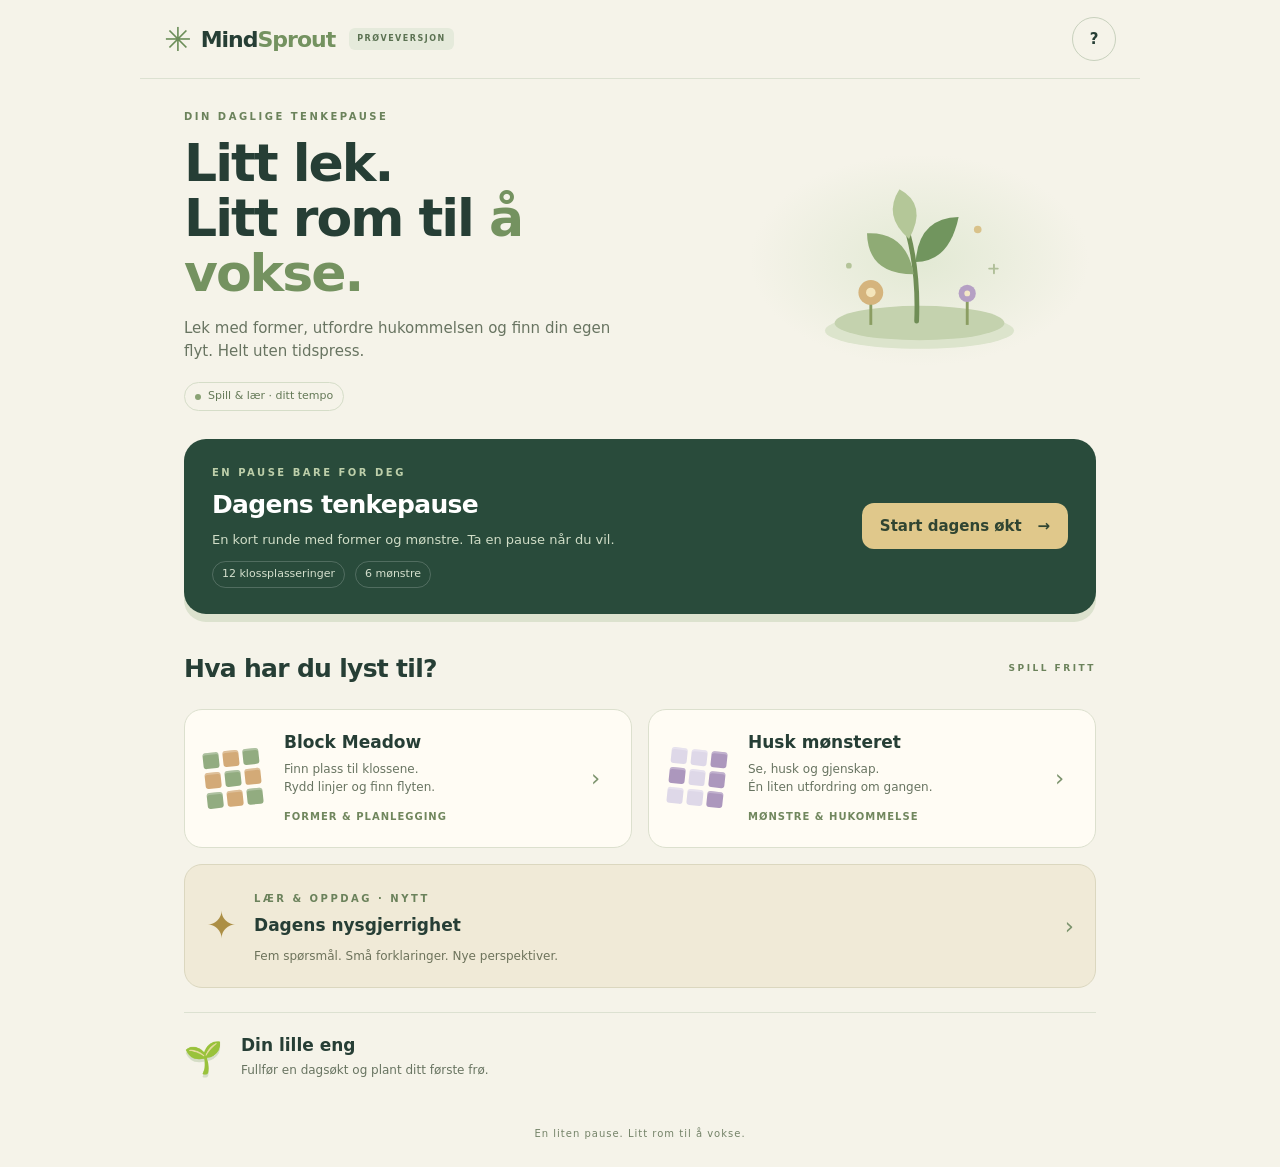
<file: index.html>
<!doctype html>
<html lang="no"><head><meta charset="utf-8"><meta name="viewport" content="width=device-width,initial-scale=1"><meta name="theme-color" content="#f5f3e9"><meta name="description" content="En liten daglig tenkepause. Lek med former og hukommelse i MindSprout."><title>MindSprout · Din daglige tenkepause</title><link rel="stylesheet" href="style.css?v=3"><link rel="icon" href="data:image/svg+xml,%3Csvg xmlns='http://www.w3.org/2000/svg' viewBox='0 0 64 64'%3E%3Crect width='64' height='64' rx='16' fill='%23426c50'/%3E%3Ctext x='32' y='46' text-anchor='middle' font-size='44'%3E🌱%3C/text%3E%3C/svg%3E"></head><body><header><button class="brand" id="brand" aria-label="MindSprout, gå til forsiden"><span class="logo" aria-hidden="true">✳</span>Mind<span>Sprout</span><span class="beta">PRØVEVERSJON</span></button><button class="icon" id="help" aria-label="Hjelp og innstillinger">?</button></header><div id="storage-warning" role="status" hidden></div><main id="app"></main><footer>En liten pause. Litt rom til å vokse.</footer><dialog id="modal"><div id="modal-content"></div></dialog><div id="announcer" class="sr-only" aria-live="polite"></div><script type="module" src="app.mjs?v=3"></script></body></html>
</file>
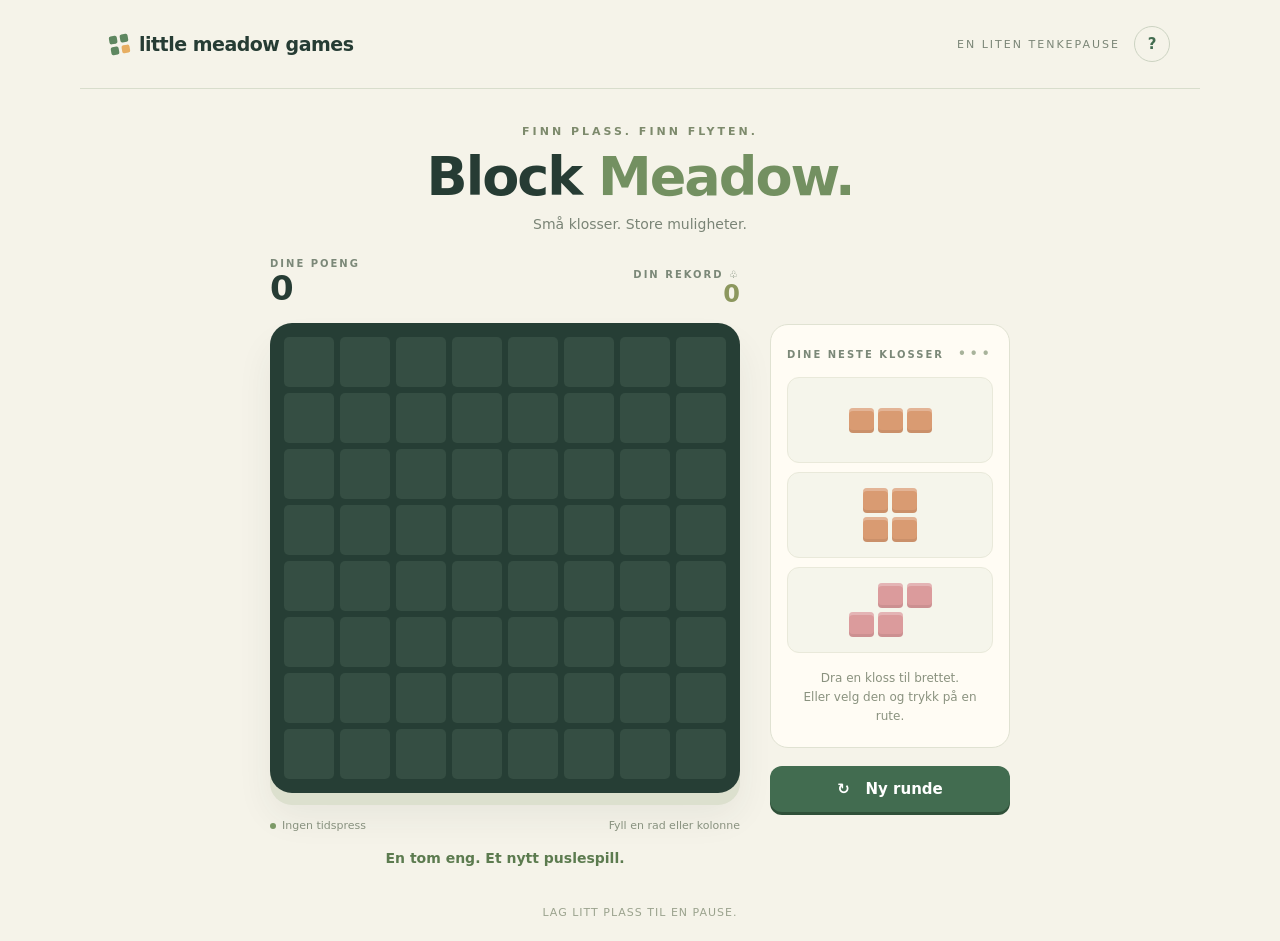
<file: block-meadow/index.html>
<!doctype html>
<html lang="no">
<head>
<meta charset="utf-8"><meta name="viewport" content="width=device-width,initial-scale=1,maximum-scale=1">
<meta name="theme-color" content="#f5f3e9"><title>Block Meadow · En liten tenkepause</title>
<style>

:root{--paper:#f5f3e9;--ink:#263c34;--green:#426c50;--muted:#7b8677;--board:#263e35;--cell:#354e43;--gap:6px;--tile:38px}*{box-sizing:border-box}body{margin:0;background:var(--paper);color:var(--ink);font:15px 'DM Sans',system-ui,sans-serif;background-image:radial-gradient(#bac1ad44 .7px,transparent .7px);background-size:10px 10px;min-height:100svh}button{font:inherit;cursor:pointer}button:focus-visible{outline:3px solid #d49042;outline-offset:4px}header{max-width:1120px;padding:26px 30px;margin:auto;display:flex;justify-content:space-between;align-items:center;border-bottom:1px solid #d8ddcc}.brand{font:700 19px Outfit,system-ui;letter-spacing:-.5px;display:flex;align-items:center;gap:10px}.brand-icon{display:grid;grid-template-columns:repeat(2,8px);gap:3px;transform:rotate(-10deg)}.brand-icon i{width:8px;height:8px;background:#5e8760;border-radius:2px}.brand-icon i:last-child{background:#e7ae62}.header-right{display:flex;gap:14px;align-items:center}.tiny{font-size:11px;text-transform:uppercase;letter-spacing:2px;color:var(--muted)}.icon-btn{border:1px solid #ccd3c2;width:36px;height:36px;border-radius:50%;background:transparent;color:var(--green);font-weight:700}.wrap{max-width:1000px;margin:36px auto 0;padding:0 28px}.intro{text-align:center;margin-bottom:26px}.eyebrow{color:#7d8a6c;font-size:11px;letter-spacing:3px;font-weight:700;text-transform:uppercase}.intro h1{font:700 clamp(36px,6vw,54px)/1 Outfit,system-ui;letter-spacing:-2px;margin:12px 0}.intro h1 span{color:#739061}.intro p{color:#7a8476;font-size:14px;margin:12px 0 0}.game-layout{display:grid;grid-template-columns:minmax(0,470px) 240px;justify-content:center;gap:30px;align-items:start}.stats{display:flex;justify-content:space-between;margin-bottom:15px;align-items:end}.label{font-size:10px;letter-spacing:2px;text-transform:uppercase;color:#7b8878;font-weight:700}.score{font:600 34px Outfit,system-ui;line-height:1.15}.best{font:600 24px Outfit,system-ui;color:#8c975e;text-align:right}.board-shell{padding:14px;border-radius:22px;background:var(--board);box-shadow:0 12px 0 #dce0ce,0 23px 36px #273e3512;position:relative}.board{display:grid;grid-template-columns:repeat(8,1fr);gap:var(--gap);touch-action:none;aspect-ratio:1}.cell{border:0;padding:0;aspect-ratio:1;background:var(--cell);border-radius:5px;transition:background .12s,box-shadow .12s;min-width:0}.cell.filled{background:var(--color);box-shadow:inset 0 3px 0 #ffffff35,inset 0 -3px 0 #00000013}.cell.preview{background:var(--color);opacity:.65;box-shadow:inset 0 0 0 2px #ffffffa0}.cell.invalid{background:#a762584d}.cell.clear{animation:pop .35s}@keyframes pop{50%{transform:scale(.65);filter:brightness(1.6)}}.side{padding-top:66px}.tray-panel{background:#fffcf4;border:1px solid #e0e2d2;border-radius:18px;padding:20px 16px}.tray-heading{display:flex;justify-content:space-between;align-items:center;margin-bottom:14px}.dots{color:#a8b39b;letter-spacing:3px}.tray{display:flex;flex-direction:column;gap:9px}.piece-slot{min-height:86px;width:100%;display:flex;justify-content:center;align-items:center;border:1px solid #e9e9da;border-radius:12px;background:#f5f5eb;touch-action:none;transition:background .2s,border-color .2s;padding:12px}.piece-slot:hover{background:#ecefdf}.piece-slot.selected{border:2px solid #6d8c5d;background:#e9efde;padding:11px}.piece-slot.used{background:transparent;border:1px dashed #dedfce;cursor:default}.piece-slot.used:after{content:'✓';font-size:23px;color:#c0c9b3}.piece-grid{display:grid;gap:4px;pointer-events:none}.block{width:25px;height:25px;background:var(--color);border-radius:4px;box-shadow:inset 0 3px 0 #ffffff40,inset 0 -3px 0 #00000012}.block.empty{visibility:hidden}.tip{font-size:12px;color:#8a927f;text-align:center;line-height:1.6;margin:16px 2px 0}.new-game{display:block;width:100%;background:var(--green);color:#fff;border:0;border-radius:12px;padding:14px;margin-top:18px;font-weight:600;box-shadow:0 3px 0 #2f5039}.new-game:hover{background:#34593f}.below{display:flex;justify-content:space-between;align-items:center;margin-top:26px;color:#8b9481;font-size:11px;gap:10px}.tag{display:flex;align-items:center;gap:6px}.tag i{width:6px;height:6px;border-radius:50%;background:#7e9c68}.message{min-height:28px;margin:18px 0 0;text-align:center;color:#5c7b4f;font-weight:600;font-size:14px}.footer{text-align:center;color:#9ba38e;font-size:11px;letter-spacing:1px;margin:28px 0 22px}.ghost{position:fixed;pointer-events:none;z-index:20;opacity:.9;filter:drop-shadow(0 8px 8px #0003)}.ghost .block{width:var(--tile);height:var(--tile);border-radius:5px}.ghost .piece-grid{gap:var(--gap)}dialog{border:1px solid #d9dfcc;border-radius:24px;padding:32px;max-width:390px;width:calc(100% - 32px);background:#fffdf5;color:var(--ink);box-shadow:0 20px 90px #142f3440}dialog::backdrop{background:#1d382e80;backdrop-filter:blur(5px)}dialog h2{font:600 30px Outfit,system-ui;margin:6px 0 14px}dialog p,dialog li{line-height:1.7;color:#718069}dialog ul{padding-left:20px}.dialog-score{font:700 56px Outfit,system-ui;color:#63834e}.secondary{border:1px solid #ccd3c2;background:transparent;border-radius:10px;padding:10px 15px;width:100%;margin-top:12px;color:var(--green)}
@media(max-width:700px){header{padding:16px 20px}.tiny{display:none}.wrap{margin-top:24px;padding:0 18px;max-width:470px}.intro{margin-bottom:20px}.intro h1{font-size:40px}.game-layout{grid-template-columns:1fr;gap:0}.side{padding-top:24px}.tray-panel{padding:12px}.tray{flex-direction:row;gap:8px}.piece-slot{min-height:90px;padding:6px;flex:1;min-width:0}.piece-slot.selected{padding:5px}.block{width:18px;height:18px}.piece-grid{gap:3px}.tray-heading{margin:0 4px 10px}.tip{margin-top:10px}.new-game{margin-top:12px;padding:12px}.below{margin-top:24px}.message{margin:12px 0 0}.footer{margin:18px 0}.board-shell{padding:11px;border-radius:17px} :root{--gap:4px}.cell{border-radius:4px}.score{font-size:29px}.best{font-size:22px}}@media(max-width:700px){header{padding:12px 18px}.brand{font-size:16px}.wrap{margin-top:16px}.intro{margin-bottom:16px}.intro h1{font-size:34px;margin:9px 0}.intro p{font-size:12px;margin-top:8px}.eyebrow{font-size:9px}.side{padding-top:14px}.piece-slot{min-height:76px}.tip{font-size:11px;line-height:1.4;margin-top:8px}.below{margin-top:22px;font-size:10px}.message{font-size:12px;margin-top:8px;min-height:20px}.footer{font-size:9px;margin:14px 0}.tray-panel{padding:10px}.stats{margin-bottom:10px}}@media(prefers-reduced-motion:reduce){*{transition:none!important;animation:none!important}}
</style>
</head><body>
<header><div class="brand"><span class="brand-icon" aria-hidden="true"><i></i><i></i><i></i><i></i></span> little meadow games</div><div class="header-right"><span class="tiny">En liten tenkepause</span><button class="icon-btn" id="help" aria-label="Slik spiller du">?</button></div></header>
<main class="wrap"><section class="intro"><div class="eyebrow">Finn plass. Finn flyten.</div><h1>Block <span>Meadow.</span></h1><p>Små klosser. Store muligheter.</p></section>
<div class="game-layout"><section><div class="stats"><div><div class="label">Dine poeng</div><div class="score" id="score">0</div></div><div><div class="label">Din rekord ♧</div><div class="best" id="best">0</div></div></div><div class="board-shell"><div class="board" id="board" aria-label="Spillebrett, 8 ganger 8 ruter"></div></div><div class="below"><span class="tag"><i></i> Ingen tidspress</span><span>Fyll en rad eller kolonne</span></div><div class="message" id="message" aria-live="polite">En tom eng. Et nytt puslespill.</div></section>
<aside class="side"><div class="tray-panel"><div class="tray-heading"><span class="label">Dine neste klosser</span><span class="dots">•••</span></div><div class="tray" id="tray"></div><p class="tip">Dra en kloss til brettet.<br>Eller velg den og trykk på en rute.</p></div><button class="new-game" id="restart">↻ &nbsp; Ny runde</button></aside></div><div class="footer">LAG LITT PLASS TIL EN PAUSE.</div></main>
<dialog id="help-dialog"><div class="eyebrow">Velkommen til engen</div><h2>Slik spiller du</h2><ul><li>Dra en av de tre klossene til brettet, eller velg klossen og trykk der øverste venstre hjørne skal være.</li><li>Fyll hele rader eller kolonner for å fjerne dem og få poeng.</li><li>Bruk alle tre klossene for å få tre nye. Klossene kan ikke roteres.</li><li>Fjern linjer flere trekk på rad for kombobonus. Spillet slutter når ingen gjenværende klosser får plass.</li></ul><p>På tastaturet: velg en kloss, bruk piltastene på brettet og trykk Enter.</p><button class="new-game" id="close-help">La oss spille</button></dialog>
<dialog id="over-dialog"><div class="eyebrow">En fin liten pause</div><h2>Engen er full!</h2><p>Ingen av de gjenværende klossene får plass.</p><div class="dialog-score" id="final-score">0</div><p id="final-note">Klar for en ny runde?</p><button class="new-game" id="again">Spill igjen</button><button class="secondary" id="view-board">Se brettet</button></dialog>
<dialog id="reset-dialog"><h2>Starte på nytt?</h2><p>Poengene fra denne runden nullstilles. Rekorden din beholdes.</p><button class="new-game" id="confirm-reset">Ja, ny runde</button><button class="secondary" id="cancel-reset">Fortsett å spille</button></dialog>
<script>
(()=>{'use strict';
const N=8,COLORS=['#d99b72','#88ac82','#d4bd6a','#97b8ba','#b19ac2','#db9b9c'];
const SHAPES=[[[0,0]],[[0,0],[1,0]],[[0,0],[0,1]],[[0,0],[1,0],[2,0]],[[0,0],[0,1],[0,2]],[[0,0],[1,0],[2,0],[3,0]],[[0,0],[0,1],[0,2],[0,3]],[[0,0],[1,0],[0,1],[1,1]],[[0,0],[0,1],[1,1]],[[1,0],[0,1],[1,1]],[[0,0],[1,0],[1,1]],[[0,0],[1,0],[0,1]],[[0,0],[0,1],[0,2],[1,2]],[[0,0],[1,0],[2,0],[1,1]],[[0,0],[1,0],[1,1],[2,1]],[[1,0],[2,0],[0,1],[1,1]],[[0,0],[1,0],[2,0],[0,1],[1,1],[2,1]],[[0,0],[1,0],[2,0],[0,1],[1,1],[2,1],[0,2],[1,2],[2,2]]];
const $=id=>document.getElementById(id);const boardEl=$('board'),trayEl=$('tray');
let grid=[],pieces=[],score=0,best=0,combo=0,selected=null,busy=false,ended=false,drag=null,keyX=0,keyY=0,roundId=0;
try{best=Number(localStorage.getItem('block-meadow-best'))||0}catch(e){}
function saveBest(){if(score>best){best=score;try{localStorage.setItem('block-meadow-best',String(best))}catch(e){}}$('score').textContent=score;$('best').textContent=best}
function makePiece(index){const shape=SHAPES[index??Math.floor(Math.random()*SHAPES.length)];return{shape,color:COLORS[Math.floor(Math.random()*COLORS.length)]}}
function deal(){pieces=[makePiece(),makePiece(),makePiece()];selected=null;renderTray()}
function fits(piece,x,y){return !!piece&&piece.shape.every(([dx,dy])=>x+dx>=0&&x+dx<N&&y+dy>=0&&y+dy<N&&!grid[y+dy][x+dx])}
function hasMove(){return pieces.some(p=>p&&grid.some((row,y)=>row.some((_,x)=>fits(p,x,y))))}
function pieceHTML(p){const w=Math.max(...p.shape.map(a=>a[0]))+1,h=Math.max(...p.shape.map(a=>a[1]))+1;let s=`<span class="piece-grid" style="grid-template-columns:repeat(${w},auto);--color:${p.color}">`;for(let y=0;y<h;y++)for(let x=0;x<w;x++)s+=`<span class="block ${p.shape.some(a=>a[0]===x&&a[1]===y)?'':'empty'}"></span>`;return s+'</span>'}
function renderBoard(){boardEl.innerHTML='';grid.forEach((row,y)=>row.forEach((color,x)=>{const b=document.createElement('button');b.className='cell'+(color?' filled':'');b.style.setProperty('--color',color||'');b.dataset.x=x;b.dataset.y=y;b.setAttribute('aria-label',`Rad ${y+1}, kolonne ${x+1}, ${color?'opptatt':'ledig'}`);b.tabIndex=x===keyX&&y===keyY?0:-1;b.onclick=()=>{if(selected!==null)place(selected,x,y)};b.onpointerenter=()=>{if(selected!==null&&!drag)preview(pieces[selected],x,y)};b.onfocus=()=>{keyX=x;keyY=y;if(selected!==null)preview(pieces[selected],x,y)};boardEl.appendChild(b)}))}
function renderTray(){trayEl.innerHTML='';pieces.forEach((p,i)=>{const b=document.createElement('button');b.className='piece-slot'+(!p?' used':'')+(selected===i?' selected':'');b.disabled=!p||busy||ended;b.setAttribute('aria-label',p?`Velg kloss ${i+1}, ${p.shape.length} ruter`:'Kloss brukt');b.setAttribute('aria-pressed',String(selected===i));if(p)b.innerHTML=pieceHTML(p);b.onpointerdown=e=>startDrag(e,i);b.onclick=e=>{if(drag?.moved)return;if(!p||busy||ended)return;selected=selected===i?null:i;clearPreview();renderTray()};trayEl.appendChild(b)})}
function clearPreview(){boardEl.querySelectorAll('.preview,.invalid').forEach(c=>{c.classList.remove('preview','invalid');const x=+c.dataset.x,y=+c.dataset.y;c.style.setProperty('--color',grid[y][x]||'')})}
function preview(p,x,y){clearPreview();if(!p||busy||ended)return;const ok=fits(p,x,y);p.shape.forEach(([dx,dy])=>{const a=x+dx,b=y+dy;if(a>=0&&a<N&&b>=0&&b<N){const c=boardEl.children[b*N+a];c.style.setProperty('--color',p.color);c.classList.add(ok?'preview':'invalid')}})}
function locate(px,py){const r=boardEl.getBoundingClientRect(),step=(r.width+parseFloat(getComputedStyle(boardEl).gap))/N;return{x:Math.floor((px-r.left)/step),y:Math.floor((py-r.top)/step)}}
function startDrag(e,i){if(busy||ended||!pieces[i]||e.button!==0)return;drag={i,startX:e.clientX,startY:e.clientY,moved:false,ghost:null,pointer:e.pointerId};window.addEventListener('pointermove',moveDrag,{passive:false});window.addEventListener('pointerup',endDrag);window.addEventListener('pointercancel',cancelDrag)}
function moveDrag(e){if(!drag||e.pointerId!==drag.pointer)return;if(!drag.moved&&Math.hypot(e.clientX-drag.startX,e.clientY-drag.startY)<7)return;e.preventDefault();if(!drag.moved){drag.moved=true;selected=drag.i;renderTray();const ghost=document.createElement('div');ghost.className='ghost';ghost.innerHTML=pieceHTML(pieces[drag.i]);document.body.appendChild(ghost);drag.ghost=ghost}const r=boardEl.getBoundingClientRect(),gap=parseFloat(getComputedStyle(boardEl).gap),tile=(r.width-gap*7)/8;document.documentElement.style.setProperty('--tile',tile+'px');const px=e.clientX-tile/2,py=e.clientY-(e.pointerType==='touch'?tile*1.8:tile/2);drag.ghost.style.left=px+'px';drag.ghost.style.top=py+'px';const cell=locate(px+tile/2,py+tile/2);drag.target=cell;preview(pieces[drag.i],cell.x,cell.y)}
function cleanupDrag(){if(drag?.ghost)drag.ghost.remove();window.removeEventListener('pointermove',moveDrag);window.removeEventListener('pointerup',endDrag);window.removeEventListener('pointercancel',cancelDrag);clearPreview()}
function cancelDrag(){cleanupDrag();drag=null}
function endDrag(e){if(!drag||e.pointerId!==drag.pointer)return;const d=drag;cleanupDrag();if(d.moved){e.preventDefault();if(d.target)place(d.i,d.target.x,d.target.y);setTimeout(()=>{if(drag===d)drag=null},0)}else drag=null}
async function place(i,x,y){const p=pieces[i];if(busy||ended||!fits(p,x,y)){if(!busy&&!ended)$('message').textContent='Ikke helt plass der. Prøv en annen rute.';return}busy=true;clearPreview();p.shape.forEach(([dx,dy])=>grid[y+dy][x+dx]=p.color);score+=p.shape.length;pieces[i]=null;selected=null;renderBoard();renderTray();const rows=[],cols=[];for(let a=0;a<N;a++){if(grid[a].every(Boolean))rows.push(a);if(grid.every(row=>!!row[a]))cols.push(a)}const cleared=new Set();rows.forEach(y=>{for(let x=0;x<N;x++)cleared.add(y*N+x)});cols.forEach(x=>{for(let y=0;y<N;y++)cleared.add(y*N+x)});const lines=rows.length+cols.length;if(lines){combo++;score+=lines*80+(lines-1)*40+(combo-1)*30;$('message').textContent=combo>1?`${combo} × kombo! +${lines*80+(lines-1)*40+(combo-1)*30} poeng`:`${lines===1?'En linje ryddet':lines+' linjer ryddet'}! Litt mer pusterom.`;cleared.forEach(i=>boardEl.children[i].classList.add('clear'));saveBest();await new Promise(r=>setTimeout(r,320));cleared.forEach(i=>grid[Math.floor(i/N)][i%N]=null);renderBoard()}else{combo=0;$('message').textContent=['Pent plassert.','Finn plass til den neste.','Ingen hast. Bare én kloss av gangen.'][Math.floor(Math.random()*3)]}saveBest();busy=false;if(pieces.every(p=>!p))deal();else renderTray();if(!hasMove()){ended=true;renderTray();$('final-score').textContent=score;$('final-note').textContent=score===best&&score>0?'Dette er din beste poengsum!':'Rekorden din: '+best;const finishedRound=roundId;setTimeout(()=>{if(ended&&roundId===finishedRound&&!$('over-dialog').open)$('over-dialog').showModal()},350)}}
function newGame(){roundId++;cancelDrag();grid=Array.from({length:N},()=>Array(N).fill(null));score=0;combo=0;selected=null;busy=false;ended=false;keyX=0;keyY=0;saveBest();renderBoard();deal();$('message').textContent='En tom eng. Et nytt puslespill.'}
boardEl.onpointerleave=()=>{if(!drag)clearPreview()};boardEl.onkeydown=e=>{const delta={ArrowLeft:[-1,0],ArrowRight:[1,0],ArrowUp:[0,-1],ArrowDown:[0,1]}[e.key];if(delta){e.preventDefault();keyX=Math.max(0,Math.min(7,keyX+delta[0]));keyY=Math.max(0,Math.min(7,keyY+delta[1]));Array.from(boardEl.children).forEach(c=>c.tabIndex=-1);const cell=boardEl.children[keyY*8+keyX];cell.tabIndex=0;cell.focus()}};
$('help').onclick=()=>$('help-dialog').showModal();$('close-help').onclick=()=>$('help-dialog').close();$('restart').onclick=()=>{if(busy)return;if(score&&!ended)$('reset-dialog').showModal();else newGame()};$('confirm-reset').onclick=()=>{$('reset-dialog').close();newGame()};$('cancel-reset').onclick=()=>$('reset-dialog').close();$('again').onclick=()=>{$('over-dialog').close();newGame()};$('view-board').onclick=()=>$('over-dialog').close();window.addEventListener('blur',cancelDrag);newGame();
// Exposed only for deterministic local checks when explicitly requested in the URL.
if(new URLSearchParams(location.search).has('test'))window.meadowTest={fits,hasMove,place,newGame,getState:()=>({grid,pieces,score,combo,ended,busy}),setState:s=>{if(s.grid)grid=s.grid;if(s.pieces)pieces=s.pieces;if(s.score!==undefined)score=s.score;combo=s.combo||0;ended=false;busy=false;renderBoard();renderTray();saveBest()}};
})();
</script></body></html>
</file>
<file: style.css>
:root{--paper:#f5f3e9;--ink:#263e35;--green:#426c50;--muted:#687461;--line:#dce1d1;--gap:5px;--cell:#354e43}*{box-sizing:border-box}body{margin:0;background:var(--paper);color:var(--ink);font:15px/1.5 system-ui,-apple-system,BlinkMacSystemFont,'Segoe UI',sans-serif;background-image:radial-gradient(#bcc4ae40 .7px,transparent .7px);background-size:10px 10px;min-height:100svh}button{font:inherit;cursor:pointer;color:inherit;-webkit-tap-highlight-color:transparent}button:disabled{cursor:default;opacity:.45}button:focus-visible{outline:3px solid #a86925;outline-offset:4px}button:active:not(:disabled){transform:translateY(1px)}header{max-width:1000px;margin:auto;padding:17px 24px;display:flex;align-items:center;justify-content:space-between;border-bottom:1px solid var(--line)}.brand{border:0;background:none;display:flex;align-items:center;font-size:22px;font-weight:750;letter-spacing:-1px;padding:0;min-height:44px}.brand>span:not(.logo):not(.beta){color:#749260}.logo{font-size:33px;line-height:1;margin-right:10px;color:#6c8e59}.beta{font-size:8px;letter-spacing:1.5px;margin-left:14px;background:#e5eadb;padding:5px 8px;border-radius:6px;color:#5b7252}.icon{border:1px solid #c8d1bd;background:transparent;border-radius:50%;min-width:44px;height:44px;font-weight:700}main{max-width:960px;margin:auto;padding:30px 24px 0}.eyebrow{font-size:10px;letter-spacing:2.5px;font-weight:700;color:#6b825b;text-transform:uppercase}h1{font-size:clamp(34px,6vw,52px);line-height:1.06;letter-spacing:-2px;font-weight:750;margin:12px 0 16px}h1 em{color:#749260;font-style:normal}h2{letter-spacing:-.7px;font-size:25px;line-height:1.2;margin:10px 0}h3{font-size:17px;margin:0}p{color:var(--muted);margin:8px 0 20px}.home-hero{display:grid;grid-template-columns:1.2fr .8fr;align-items:center;gap:30px;margin-bottom:28px}.garden-art{height:220px;position:relative;display:flex;align-items:center;justify-content:center;background:radial-gradient(ellipse,#e2e9d4 0%,#e2e9d400 68%)}.garden-art svg{width:235px;height:210px;max-width:100%}.hero-copy{max-width:460px}.pill{display:inline-flex;align-items:center;gap:7px;border:1px solid #d5ddc8;border-radius:20px;padding:5px 10px;font-size:11px;color:#647957}.pill:before{content:'';width:6px;height:6px;background:#89a274;border-radius:50%}.daily-card{display:grid;grid-template-columns:1fr auto;gap:20px;align-items:center;background:#294b3b;color:white;border-radius:22px;padding:26px 28px;box-shadow:0 8px 0 #dce2ce}.daily-card .eyebrow{color:#bdcfaa}.daily-card p{color:#d0ddc7;font-size:13px;margin-bottom:12px}.steps{display:flex;gap:10px;flex-wrap:wrap;font-size:11px;color:#d4dfcd}.steps span{border:1px solid #ffffff30;padding:4px 9px;border-radius:20px}.primary,.secondary,.soft{border:0;border-radius:12px;padding:13px 18px;min-height:46px;font-weight:650;line-height:1.3}.primary{background:var(--green);color:white}.daily-card .primary{background:#e0c88b;color:#304532;min-width:155px}.secondary{background:transparent;border:1px solid #c8d2be}.soft{background:#e7eddd;color:#42613c}.primary:hover{filter:brightness(1.06)}.section-title{display:flex;align-items:center;justify-content:space-between;margin:30px 0 15px}.section-title .eyebrow{font-size:9px}.games{display:grid;grid-template-columns:1fr 1fr;gap:16px}.game-card{border:1px solid #dce0ce;background:#fffcf4;border-radius:18px;padding:20px;text-align:left;display:grid;grid-template-columns:64px 1fr 20px;gap:15px;align-items:center;min-height:128px}.game-card p{font-size:12px;margin:5px 0 8px}.game-card small{font-size:10px;letter-spacing:1px;color:#71875e;font-weight:650}.mini-art{display:grid;grid-template-columns:repeat(3,16px);gap:4px;transform:rotate(-6deg)}.mini-art i{width:16px;height:16px;background:#92ac80;border-radius:3px;box-shadow:inset 0 2px #ffffff40}.mini-art i:nth-child(2n){background:#d3aa77}.mini-art.memory{transform:rotate(6deg)}.mini-art.memory i{background:#ded8e8}.mini-art.memory i:nth-child(3n),.mini-art.memory i:nth-child(4){background:#ac97bd}.arrow{font-size:23px;color:#7c936d}.garden-strip{margin-top:24px;border-top:1px solid var(--line);padding:20px 0;display:flex;align-items:center;gap:18px}.garden-strip p{font-size:12px;margin:2px 0}.plants{margin-left:auto;display:flex;gap:4px;font-size:27px;flex-wrap:wrap;justify-content:flex-end}.plant{display:inline-block;filter:drop-shadow(0 3px 0 #d5ddc6)}.text-btn{border:0;background:none;padding:10px 0;font-size:12px;min-height:44px;color:#58724a;text-decoration:underline;text-underline-offset:3px}.game-top{display:flex;align-items:center;justify-content:space-between;max-width:620px;margin:0 auto 10px}.back{border:0;background:none;min-height:44px;padding:5px 10px 5px 0;color:#617456;font-size:12px}.game-heading{text-align:center;margin:0 auto 14px}.game-heading h1{font-size:30px;letter-spacing:-1px;margin:0 0 5px}.game-heading p{font-size:12px;margin:0}.play-area{max-width:440px;margin:auto}.stats{display:flex;justify-content:space-between;align-items:end;margin-bottom:10px}.label{font-size:9px;text-transform:uppercase;letter-spacing:1.5px;color:#6e7d64}.number{font-size:27px;font-weight:700;line-height:1.2}.stats>div:last-child{text-align:right}.number.small{font-size:21px;color:#78915e}.board-shell{background:#263e35;padding:11px;border-radius:18px;box-shadow:0 7px 0 #dce2cf}.board{display:grid;grid-template-columns:repeat(8,1fr);gap:var(--gap);aspect-ratio:1;touch-action:none}.cell{border:0;padding:0;border-radius:5px;background:var(--cell);min-width:0;aspect-ratio:1}.cell.filled{background:var(--color);box-shadow:inset 0 3px #ffffff35,inset 0 -3px #00000013}.cell.preview{background:var(--color);opacity:.65;box-shadow:inset 0 0 0 2px white}.cell.invalid{background:#a65958}.message{color:#5e794f;text-align:center;font-size:12px;min-height:22px;margin:14px 0 8px}.tray{display:flex;gap:8px}.piece-slot{min-width:0;flex:1;min-height:85px;padding:8px;border:1px solid #dce1cd;background:#fffdf5;border-radius:12px;display:flex;align-items:center;justify-content:center;touch-action:none}.piece-slot.selected{outline:2px solid #6c8a58;outline-offset:-2px;background:#e8eedc}.piece-slot.used{background:transparent;border:1px dashed #cfd8c2}.piece-grid{display:grid;gap:3px;pointer-events:none}.block{background:var(--color);width:20px;height:20px;border-radius:4px;box-shadow:inset 0 2px #ffffff40,inset 0 -2px #00000013}.block.empty{visibility:hidden}.play-actions{display:flex;gap:10px;margin-top:12px}.play-actions>*{flex:1}.hint{text-align:center;font-size:11px;color:#6d7b63;margin:10px 0}.memory-area{max-width:400px;margin:auto}.memory-stats{display:flex;justify-content:space-between;font-size:11px;color:#6e7d64;margin-bottom:12px}.memory-board{display:grid;grid-template-columns:repeat(var(--n),1fr);gap:10px;background:#e5e9da;padding:13px;border-radius:20px}.memory-cell{aspect-ratio:1;border:1px solid #d5dccb;background:#fffcf3;border-radius:12px;display:grid;place-items:center;font-size:clamp(24px,5vw,34px);padding:0;color:#506c43;min-width:0}.memory-cell.lit,.memory-cell.chosen{background:#acbd93;border:2px solid #6e8d58;box-shadow:inset 0 3px #ffffff55}.memory-cell.missed{background:#ece1ad;border:2px dashed #8b7634;color:#776124}.memory-cell.wrong{background:#eed8d0;border:2px solid #b58172;color:#925a4d}.memory-cell:disabled{opacity:1}.memory-cell .faint{opacity:0}.phase-label{text-align:center;font-size:14px;font-weight:650;color:#5b764b;min-height:26px;margin:14px 0 10px}.full{width:100%}.result{max-width:490px;margin:15px auto;text-align:center}.result-art{font-size:66px;line-height:1.4}.result h1{font-size:37px}.result p{max-width:380px;margin:12px auto 22px}.result-box{display:grid;grid-template-columns:1fr 1fr;gap:12px;margin:22px 0}.result-box>div{border:1px solid #dce1cf;border-radius:16px;padding:17px;background:#fffcf4}.result-box strong{display:block;font-size:28px}.result-box span{font-size:11px;color:#708165}.result .primary,.result .secondary{display:block;width:100%;margin-top:12px}.ghost{position:fixed;z-index:20;pointer-events:none;filter:drop-shadow(0 8px 8px #0003);opacity:.9}.ghost .block{width:var(--tile);height:var(--tile)}.ghost .piece-grid{gap:var(--gap)}footer{text-align:center;color:#748368;font-size:10px;letter-spacing:1px;padding:25px 15px}dialog{border:1px solid #d5ddc8;border-radius:22px;background:#fffdf5;color:var(--ink);padding:26px;max-width:440px;width:calc(100% - 32px);max-height:85svh;overflow:auto;box-shadow:0 20px 80px #17352944}dialog::backdrop{background:#1e382e80;backdrop-filter:blur(4px)}dialog p,dialog li{font-size:13px;line-height:1.7}dialog ul{padding-left:19px;color:#64745b}dialog .primary,dialog .secondary{width:100%;margin-top:12px}.setting{display:flex;align-items:center;gap:10px;margin:18px 0;font-size:13px;min-height:44px}.setting input{width:22px;height:22px;accent-color:#426c50}#storage-warning{max-width:920px;margin:12px auto 0;padding:10px 16px;background:#eee1bb;color:#624e29;font-size:12px}.sr-only{position:absolute;width:1px;height:1px;overflow:hidden;clip:rect(0,0,0,0)}.progress{display:flex;gap:5px;margin:8px 0 12px}.progress span{height:4px;flex:1;border-radius:10px;background:#d9e0ce}.progress .done{background:#7b995f}.reduced *{animation:none!important;transition:none!important}@media(max-width:600px){header{padding:9px 18px}.brand{font-size:20px}.beta{font-size:7px;margin-left:9px;padding:4px}.logo{font-size:29px;margin-right:7px}main{padding:22px 18px 0}.home-hero{grid-template-columns:1fr 105px;gap:4px;margin-bottom:23px}.home-hero h1{font-size:35px;letter-spacing:-1.5px}.home-hero p{font-size:12px;margin-bottom:14px}.home-hero .eyebrow{font-size:8px;letter-spacing:1.7px}.garden-art{height:165px}.garden-art svg{height:160px;width:140px}.pill{font-size:9px;padding:4px 7px}.daily-card{grid-template-columns:1fr;padding:20px;gap:14px;border-radius:18px}.daily-card h2{font-size:23px}.daily-card .primary{width:100%}.daily-card p{margin-bottom:10px}.games{gap:10px}.game-card{display:flex;flex-direction:column;align-items:flex-start;padding:16px 13px;gap:12px;position:relative}.game-card h3{font-size:16px}.game-card p{font-size:11px}.game-card .arrow{position:absolute;right:12px;top:15px}.mini-art{grid-template-columns:repeat(3,13px);gap:3px}.mini-art i{width:13px;height:13px}.garden-strip{gap:10px}.garden-strip h3{font-size:14px}.garden-strip p{font-size:11px}.plants{font-size:22px;max-width:115px}.section-title{margin:26px 0 13px}.section-title h2{font-size:21px}.game-heading{margin-bottom:10px}.game-heading h1{font-size:25px}.game-heading p{font-size:11px}.game-top{margin-bottom:4px}.game-top .pill{font-size:9px}.play-area{max-width:min(440px,calc(100svh - 380px));min-width:228px}.board-shell{padding:9px;border-radius:15px}:root{--gap:4px}.cell{border-radius:4px}.number{font-size:22px}.number.small{font-size:18px}.piece-slot{min-height:70px;padding:5px}.block{width:16px;height:16px}.piece-grid{gap:3px}.play-actions{margin-top:10px}.play-actions .secondary,.play-actions .primary{padding:11px 7px;font-size:12px}.hint{margin:7px 0;font-size:10px}.message{font-size:11px;margin:11px 0 7px;min-height:18px}.memory-board{gap:8px;padding:11px}.memory-cell{border-radius:10px}.memory-area{max-width:min(380px,calc(100svh - 300px));min-width:250px}.phase-label{font-size:12px}.result{margin-top:6px}.result h1{font-size:30px}.result-art{font-size:55px}body.playing main{padding-top:8px}body.playing footer{padding:13px 10px;font-size:9px}}@media(max-width:350px){main{padding-inline:14px}.brand{font-size:18px}.beta{display:none}.home-hero{grid-template-columns:1fr 75px}.home-hero h1{font-size:31px}.garden-art svg{width:100px}.steps{font-size:10px;gap:5px}.game-card{padding:13px 10px}.play-area{min-width:228px}.memory-area{min-width:240px}}@media(prefers-reduced-motion:reduce){*{animation:none!important;transition:none!important}}

.memory-cell,.piece-slot{transition:background .15s,border-color .15s}.cell.cleared{animation:clear-bloom .4s ease-out}@keyframes clear-bloom{0%{background:#d4c387;transform:scale(.8)}100%{background:var(--cell);transform:scale(1)}}

.quiz-home-card{width:100%;display:flex;align-items:center;text-align:left;gap:17px;padding:21px;margin-top:16px;border:1px solid #dbd7bf;border-radius:18px;background:#f0ead7}.quiz-star{font-size:37px;color:#ac8f45}.quiz-home-card h3{margin:5px 0}.quiz-home-card .arrow{margin-left:auto}.quiz-home-desc{font-size:12px;color:#6d735b}.quiz-intro,.quiz-play{max-width:540px;margin:16px auto 0}.quiz-intro{text-align:center}.quiz-intro h1{font-size:36px}.quiz-illustration{font-size:64px;color:#b39958;background:radial-gradient(ellipse,#eee6ca,transparent 68%);margin:15px auto}.quiz-intro>p{font-size:14px;line-height:1.8}.quiz-intro label{display:block;text-align:left}.quiz-intro select{display:block;width:100%;padding:14px;border:1px solid #cbd4bd;background:#fffdf4;color:var(--ink);border-radius:12px;font:inherit;margin:9px 0 16px;min-height:48px}.quiz-intro .secondary{margin-top:12px}.quiz-research{text-align:left;margin-top:28px;border-top:1px solid var(--line);padding-top:15px;font-size:12px}.quiz-research summary{cursor:pointer;min-height:44px;padding:10px 0;color:#536f45;font-weight:650}.quiz-research p{font-size:12px;margin:8px 0 12px;line-height:1.8}a{color:#486c3c;text-underline-offset:3px}.quiz-progress{display:flex;justify-content:space-between;font-size:11px;color:#728260;gap:12px}.quiz-play h1{font-size:29px;line-height:1.3;letter-spacing:-.8px;margin:28px 0 16px}.quiz-play>.hint{text-align:left;font-size:12px}.quiz-options{display:grid;gap:10px;margin:18px 0}.quiz-option{display:flex;gap:13px;align-items:center;text-align:left;border:1px solid #d5dcc9;background:#fffdf5;border-radius:14px;padding:15px;min-height:66px;font-size:14px;line-height:1.5}.quiz-option:not(:disabled):hover{background:#e9eedf;border-color:#91a27c}.quiz-option:disabled{opacity:1}.option-letter{display:grid;place-items:center;flex-shrink:0;width:30px;height:30px;border-radius:9px;background:#e9ecdf;color:#738260;font-size:12px;font-weight:750}.quiz-option.correct{border:2px solid #78955f;background:#e7eedb;padding:14px}.quiz-option.correct .option-letter{background:#78955f;color:white}.quiz-option.incorrect{border:2px solid #b38975;background:#f0e4dc;padding:14px}.quiz-option.incorrect .option-letter{background:#b38975;color:white}.quiz-feedback{padding:19px;background:#e8eddf;border-radius:14px;margin:20px 0}.quiz-feedback strong{font-size:15px}.quiz-feedback p{font-size:13px;line-height:1.8;margin:9px 0 14px}.quiz-feedback a{font-size:12px}.quiz-score{font-size:65px;font-weight:750;color:#658151}.quiz-score span{font-size:30px;color:#a0ac8e}@media(max-width:600px){.quiz-home-card{padding:17px 13px;gap:12px}.quiz-home-desc{font-size:11px}.quiz-home-card .eyebrow{font-size:8px}.quiz-home-card h3{font-size:16px}.quiz-home-card .quiz-star{font-size:29px}.quiz-intro h1{font-size:31px}.quiz-play h1{font-size:25px}.quiz-option{padding:13px;font-size:13px}.quiz-option.correct,.quiz-option.incorrect{padding:12px}.quiz-progress{font-size:10px}.quiz-play{margin-top:10px}}
</file>
